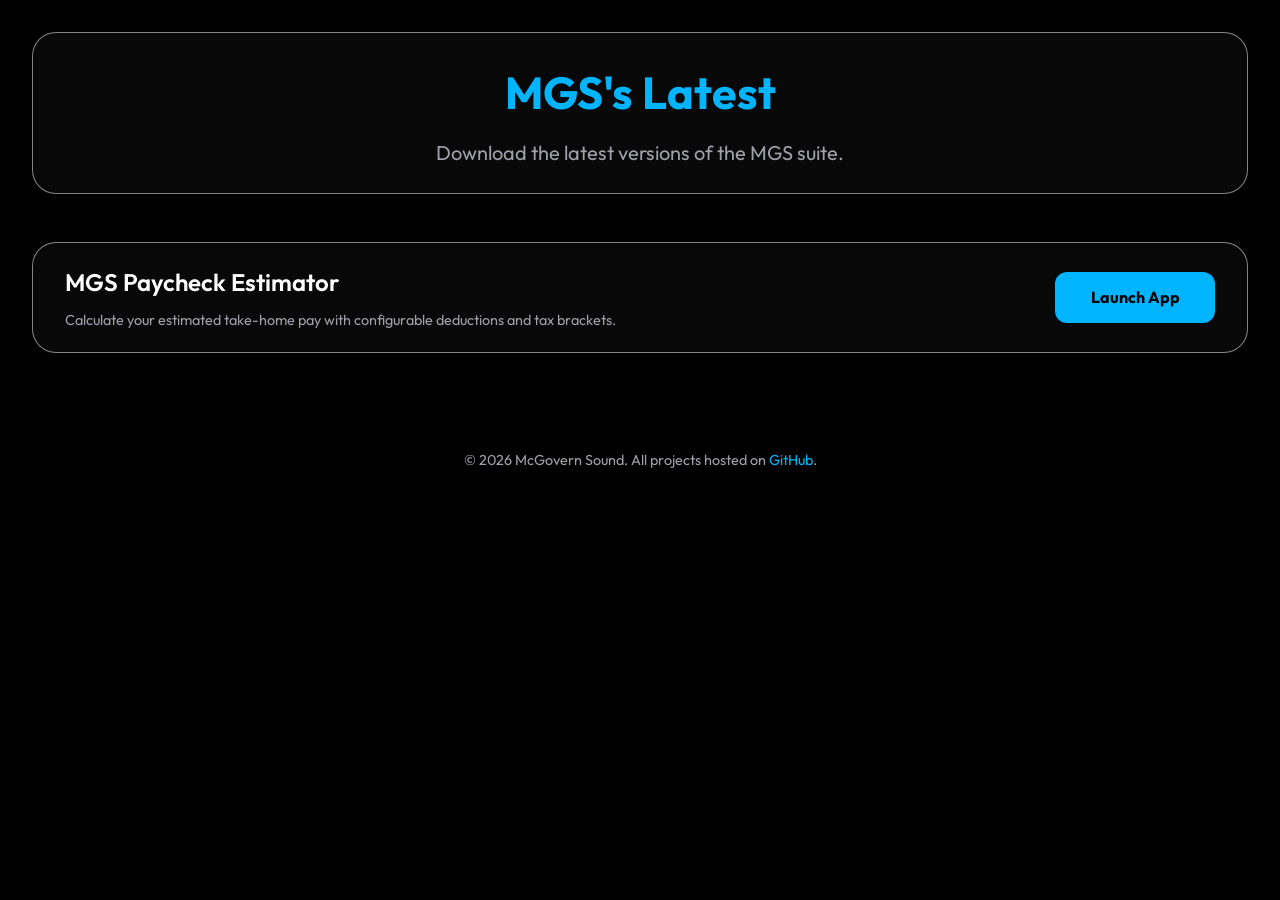
<file: index.html>
<!DOCTYPE html>
<html lang="en">

<head>
    <meta charset="UTF-8">
    <meta name="viewport" content="width=device-width, initial-scale=1.0">
    <title>McGovern Sound | Project Downloads</title>
    <link rel="preconnect" href="https://fonts.googleapis.com">
    <link rel="preconnect" href="https://fonts.gstatic.com" crossorigin>
    <link href="https://fonts.googleapis.com/css2?family=Outfit:wght@300;400;600;700&display=swap" rel="stylesheet">
    <link rel="stylesheet" href="style.css?v=1.1.13">
</head>

<body>


    <header>
        <div class="container">
            <div class="glass hero">
                <h1 id="site-title">McGovern Sound's Projects</h1>
                <p id="site-subtitle">Download the latest versions of my software projects.</p>
            </div>
        </div>
    </header>

    <main class="container">
        <div id="projects-grid" class="projects-grid">
            <!-- Loading State -->
            <div class="loading-state">
                <div class="spinner"></div>
                <p>Fetching latest projects...</p>
            </div>
        </div>
    </main>

    <footer>
        <div class="container">
            <p>&copy; 2026 McGovern Sound. All projects hosted on <a href="https://github.com/devinmcgovern"
                    target="_blank">GitHub</a>.</p>
        </div>
    </footer>

    <script type="module" src="app.js?v=1.1.13"> </script>
</body>

</html>
</file>
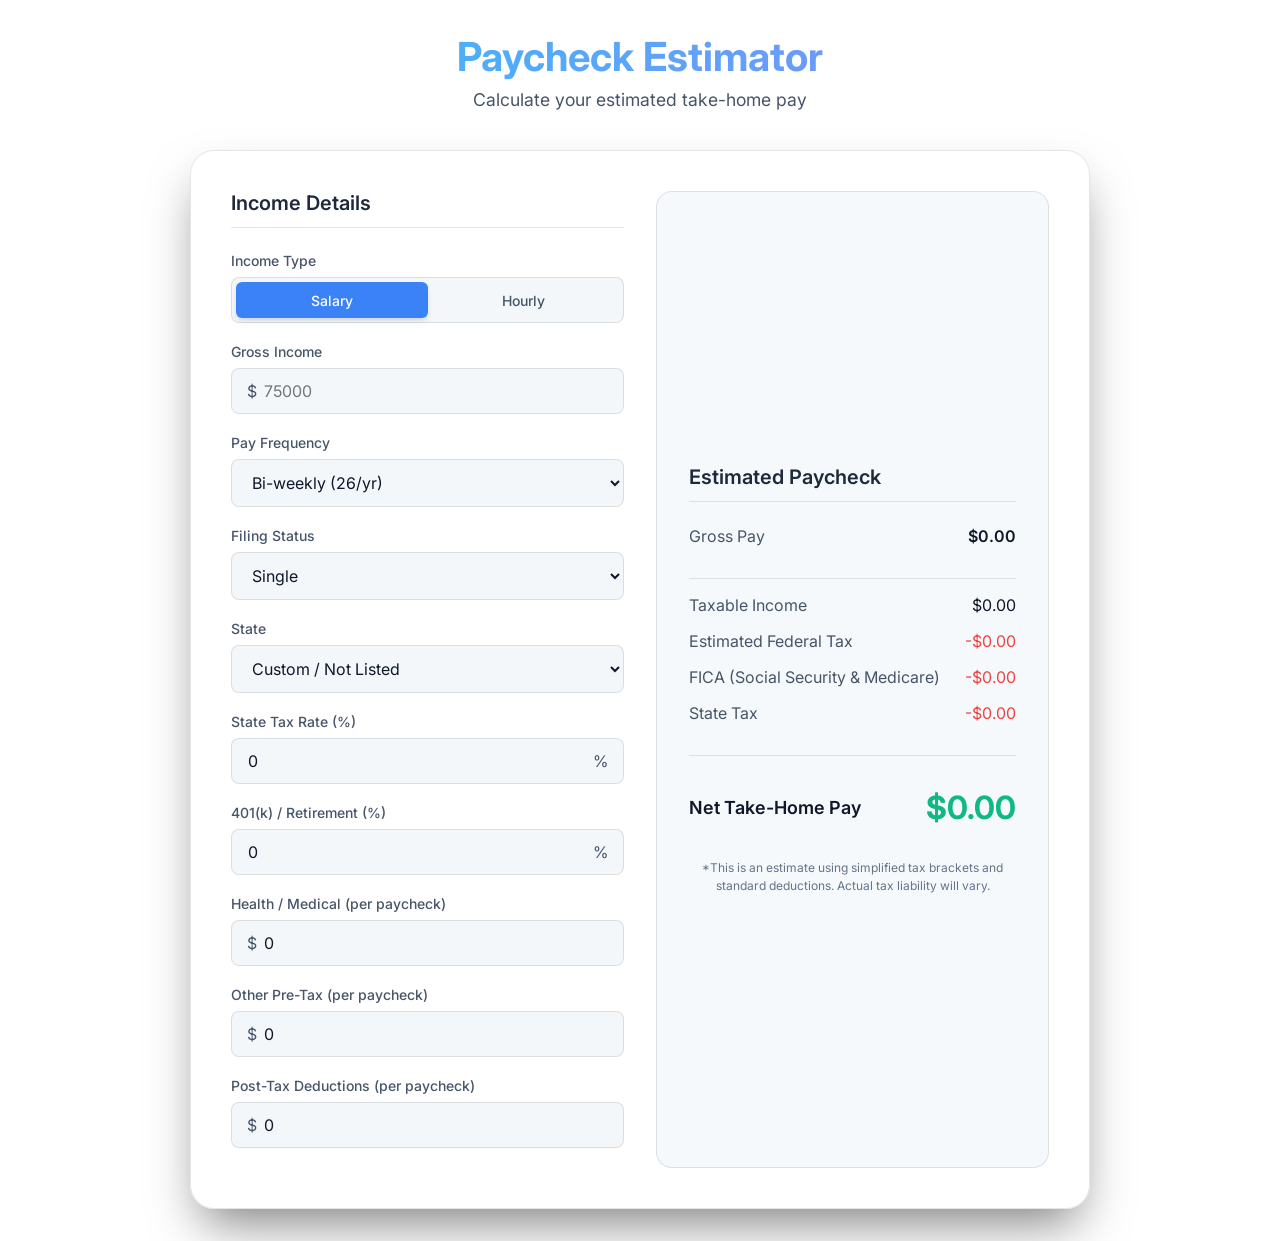
<file: paycheck-calculator/index.html>
<!DOCTYPE html>
<html lang="en">
<head>
    <meta charset="UTF-8">
    <meta name="viewport" content="width=device-width, initial-scale=1.0">
    <title>Paycheck Estimator</title>
    <link rel="stylesheet" href="styles.css">
    <link href="https://fonts.googleapis.com/css2?family=Inter:wght@300;400;500;600;700&display=swap" rel="stylesheet">
</head>
<body>

    <main class="container">
        <header>
            <h1>Paycheck Estimator</h1>
            <p>Calculate your estimated take-home pay</p>
        </header>

        <section class="calculator">
            <div class="input-panel">
                <h2>Income Details</h2>
                
                <div class="form-group toggle-group">
                    <label>Income Type</label>
                    <div class="toggle-container">
                        <input type="radio" id="salary" name="incomeType" value="salary" checked>
                        <label for="salary" class="toggle-btn">Salary</label>
                        <input type="radio" id="hourly" name="incomeType" value="hourly">
                        <label for="hourly" class="toggle-btn">Hourly</label>
                    </div>
                </div>

                <div class="form-group">
                    <label for="incomeAmount">Gross Income</label>
                    <div class="input-prefix">
                        <span>$</span>
                        <input type="number" id="incomeAmount" placeholder="75000" min="0" step="any">
                    </div>
                </div>

                <div class="form-group" id="hoursGroup" style="display: none;">
                    <label for="hoursPerWeek">Hours per Week</label>
                    <input type="number" id="hoursPerWeek" placeholder="40" value="40" min="1" max="168" step="0.5">
                </div>

                <div class="form-group" id="otGroup" style="display: none;">
                    <label for="otHours">Overtime Hours (per week)</label>
                    <input type="number" id="otHours" placeholder="0" value="0" min="0" max="168" step="0.5">
                </div>

                <div class="form-group">
                    <label for="payFrequency">Pay Frequency</label>
                    <select id="payFrequency">
                        <option value="weekly">Weekly (52/yr)</option>
                        <option value="biweekly" selected>Bi-weekly (26/yr)</option>
                        <option value="semimonthly">Semi-monthly (24/yr)</option>
                        <option value="monthly">Monthly (12/yr)</option>
                        <option value="annually">Annually (1/yr)</option>
                    </select>
                </div>

                <div class="form-group">
                    <label for="filingStatus">Filing Status</label>
                    <select id="filingStatus">
                        <option value="single" selected>Single</option>
                        <option value="married">Married Filing Jointly</option>
                        <option value="hoh">Head of Household</option>
                    </select>
                </div>
                
                <div class="form-group">
                    <label for="stateSelect">State</label>
                    <select id="stateSelect">
                        <option value="">Custom / Not Listed</option>
                        <option value="AL">Alabama</option>
                        <option value="AK">Alaska</option>
                        <option value="AZ">Arizona</option>
                        <option value="AR">Arkansas</option>
                        <option value="CA">California</option>
                        <option value="CO">Colorado</option>
                        <option value="CT">Connecticut</option>
                        <option value="DE">Delaware</option>
                        <option value="FL">Florida</option>
                        <option value="GA">Georgia</option>
                        <option value="HI">Hawaii</option>
                        <option value="ID">Idaho</option>
                        <option value="IL">Illinois</option>
                        <option value="IN">Indiana</option>
                        <option value="IA">Iowa</option>
                        <option value="KS">Kansas</option>
                        <option value="KY">Kentucky</option>
                        <option value="LA">Louisiana</option>
                        <option value="ME">Maine</option>
                        <option value="MD">Maryland</option>
                        <option value="MA">Massachusetts</option>
                        <option value="MI">Michigan</option>
                        <option value="MN">Minnesota</option>
                        <option value="MS">Mississippi</option>
                        <option value="MO">Missouri</option>
                        <option value="MT">Montana</option>
                        <option value="NE">Nebraska</option>
                        <option value="NV">Nevada</option>
                        <option value="NH">New Hampshire</option>
                        <option value="NJ">New Jersey</option>
                        <option value="NM">New Mexico</option>
                        <option value="NY">New York</option>
                        <option value="NC">North Carolina</option>
                        <option value="ND">North Dakota</option>
                        <option value="OH">Ohio</option>
                        <option value="OK">Oklahoma</option>
                        <option value="OR">Oregon</option>
                        <option value="PA">Pennsylvania</option>
                        <option value="RI">Rhode Island</option>
                        <option value="SC">South Carolina</option>
                        <option value="SD">South Dakota</option>
                        <option value="TN">Tennessee</option>
                        <option value="TX">Texas</option>
                        <option value="UT">Utah</option>
                        <option value="VT">Vermont</option>
                        <option value="VA">Virginia</option>
                        <option value="WA">Washington</option>
                        <option value="WV">West Virginia</option>
                        <option value="WI">Wisconsin</option>
                        <option value="WY">Wyoming</option>
                    </select>
                    <p id="stateTaxWarning" style="display: none; font-size: 0.75rem; color: var(--text-muted); margin-top: 0.5rem; line-height: 1.4;">
                        *This rate is a simplified estimate. Please verify the accuracy of this percentage for your specific filing status and income bracket, and adjust the field below as needed.
                    </p>
                </div>
                
                <div class="form-group">
                    <label for="stateTax">State Tax Rate (%)</label>
                    <div class="input-suffix">
                        <input type="number" id="stateTax" placeholder="5.0" value="0" min="0" max="100" step="0.1">
                        <span>%</span>
                    </div>
                </div>

                <div class="form-group">
                    <label for="retire401k">401(k) / Retirement (%)</label>
                    <div class="input-suffix">
                        <input type="number" id="retire401k" placeholder="0" value="0" min="0" max="100" step="0.1">
                        <span>%</span>
                    </div>
                </div>

                <div class="form-group">
                    <label for="medicalIns">Health / Medical (per paycheck)</label>
                    <div class="input-prefix">
                        <span>$</span>
                        <input type="number" id="medicalIns" placeholder="0" value="0" min="0" step="any">
                    </div>
                </div>

                <div class="form-group">
                    <label for="otherPreTax">Other Pre-Tax (per paycheck)</label>
                    <div class="input-prefix">
                        <span>$</span>
                        <input type="number" id="otherPreTax" placeholder="0" value="0" min="0" step="any">
                    </div>
                </div>

                <div class="form-group">
                    <label for="postTax">Post-Tax Deductions (per paycheck)</label>
                    <div class="input-prefix">
                        <span>$</span>
                        <input type="number" id="postTax" placeholder="0" value="0" min="0" step="any">
                    </div>
                </div>
            </div>

            <div class="output-panel">
                <h2>Estimated Paycheck</h2>
                
                <div class="result-row total">
                    <span>Gross Pay</span>
                    <span id="outGross">$0.00</span>
                </div>
                
                <div class="result-row deduction-row" id="row401k" style="display: none;">
                    <span>401(k) / Retirement</span>
                    <span id="out401k">-$0.00</span>
                </div>
                
                <div class="result-row deduction-row" id="rowMedical" style="display: none;">
                    <span>Health / Medical</span>
                    <span id="outMedical">-$0.00</span>
                </div>

                <div class="result-row deduction-row" id="rowOtherPreTax" style="display: none;">
                    <span>Other Pre-Tax</span>
                    <span id="outOtherPreTax">-$0.00</span>
                </div>

                <div class="divider"></div>
                
                <div class="result-row">
                    <span>Taxable Income</span>
                    <span id="outTaxable">$0.00</span>
                </div>

                <div class="result-row tax">
                    <span>Estimated Federal Tax</span>
                    <span id="outFederal">-$0.00</span>
                </div>

                <div class="result-row tax">
                    <span>FICA (Social Security & Medicare)</span>
                    <span id="outFICA">-$0.00</span>
                </div>

                <div class="result-row tax">
                    <span>State Tax</span>
                    <span id="outState">-$0.00</span>
                </div>

                <div class="result-row tax" id="rowPostTax" style="display: none;">
                    <span>Post-Tax Deductions</span>
                    <span id="outPostTax">-$0.00</span>
                </div>

                <div class="divider"></div>

                <div class="result-row net">
                    <span>Net Take-Home Pay</span>
                    <span id="outNet">$0.00</span>
                </div>
                
                <p class="disclaimer">
                    *This is an estimate using simplified tax brackets and standard deductions. Actual tax liability will vary.
                </p>
            </div>
        </section>
    </main>
    <script src="script.js"></script>
</body>
</html>
</file>
<file: style.css>
:root {
    --primary-color: #00b4ff;
    --secondary-color: #7000ff;
    --bg-dark: #000000;
    --text-main: #ffffff;
    --text-muted: #a0a0ab;
    --glass-bg: rgba(255, 255, 255, 0.03);
    --glass-border: rgba(255, 255, 255, 0.5);
    --glass-blur: blur(12px);
    --transition: all 0.3s cubic-bezier(0.4, 0, 0.2, 1);
}

* {
    margin: 0;
    padding: 0;
    box-sizing: border-box;
}

body {
    font-family: 'Outfit', sans-serif;
    background-color: var(--bg-dark);
    color: var(--text-main);
    line-height: 1.6;
    overflow-x: hidden;
    min-height: 100vh;
}

.container {
    max-width: 1300px;
    margin: 0 auto;
    padding: 0 2rem;
}



/* Glassmorphism Utility */
.glass {
    background: var(--glass-bg);
    backdrop-filter: var(--glass-blur);
    -webkit-backdrop-filter: var(--glass-blur);
    border: 1px solid var(--glass-border);
    border-radius: 24px;
}

/* Header */
header {
    padding: 2rem 0 1rem;
    text-align: center;
}

.hero {
    padding: 1.5rem 2rem;
    margin-bottom: 1rem;
}

#site-title {
    font-size: 2.8rem;
    font-weight: 700;
    margin-bottom: 0.5rem;
    color: var(--primary-color) !important;
    background: none !important;
    -webkit-background-clip: initial !important;
    background-clip: initial !important;
    -webkit-text-fill-color: initial !important;
}

#site-subtitle {
    font-size: 1.25rem;
    color: var(--text-muted);
}

/* Projects Grid */
.projects-grid {
    display: grid;
    grid-template-columns: 1fr;
    gap: 1rem;
    padding: 1rem 0 2rem;
}

.project-card {
    padding: 1.25rem 2rem;
    display: flex;
    flex-direction: column;
    align-items: stretch;
    gap: 1rem;
    transition: var(--transition);
}

.project-main-content {
    display: flex;
    flex-direction: row;
    align-items: center;
    justify-content: space-between;
    gap: 2rem;
}

.project-card:hover {
    transform: translateX(8px);
    background: rgba(255, 255, 255, 0.06);
    border-color: rgba(255, 255, 255, 0.8);
}

.project-header {
    flex: 2;
    margin-bottom: 0;
}

.project-title {
    font-size: 1.5rem;
    font-weight: 600;
    margin-bottom: 0.5rem;
    color: #fff;
}

.project-description {
    color: var(--text-muted);
    font-size: 0.9rem;
    margin-top: 0.25rem;
    overflow: hidden;
    display: -webkit-box;
    -webkit-line-clamp: 2;
    -webkit-box-orient: vertical;
}

.project-meta {
    display: flex;
    flex-direction: row;
    flex: 1.5;
    gap: 2rem;
    margin-top: 0;
    font-size: 0.9rem;
}

.meta-item {
    display: flex;
    flex-direction: column;
    gap: 0.2rem;
}

.meta-label {
    color: var(--text-muted);
    font-size: 0.75rem;
    text-transform: uppercase;
    letter-spacing: 0.05em;
    font-weight: 600;
}

.meta-value {
    color: #fff;
    font-weight: 600;
}

.download-action-group {
    display: flex;
    flex-direction: column;
    align-items: flex-end;
    gap: 0.4rem;
    min-width: 200px;
}

.btn-download {
    display: inline-block;
    padding: 0.8rem 1.5rem;
    background: var(--primary-color);
    color: #000;
    text-align: center;
    text-decoration: none;
    font-weight: 700;
    border-radius: 12px;
    margin-top: 0;
    min-width: 160px;
    transition: var(--transition);
}

.btn-download:hover {
    background: #fff;
    transform: scale(1.02);
}

.other-downloads {
    font-size: 0.75rem;
    color: var(--text-muted);
    display: flex;
    align-items: center;
    gap: 0.4rem;
    flex-wrap: wrap;
    justify-content: flex-end;
}

.other-downloads span.sep {
    opacity: 0.4;
}

.other-downloads a {
    color: var(--primary-color);
    text-decoration: none;
    transition: var(--transition);
}

.other-downloads a:hover {
    color: #fff;
    text-decoration: underline;
}

/* Release Notes Dropdown */
.release-notes-dropdown {
    width: 100%;
    margin-top: 0.5rem;
    border-top: 1px solid rgba(255, 255, 255, 0.1);
    padding-top: 1rem;
}

.release-notes-summary {
    cursor: pointer;
    color: var(--primary-color);
    font-size: 0.85rem;
    font-weight: 600;
    text-transform: uppercase;
    letter-spacing: 0.05em;
    list-style: none;
    display: flex;
    align-items: center;
    gap: 0.5rem;
}

.release-notes-summary::-webkit-details-marker {
    display: none;
}

.release-notes-summary::before {
    content: '▶';
    font-size: 0.7rem;
    transition: transform 0.2s ease;
}

.release-notes-dropdown[open] .release-notes-summary::before {
    transform: rotate(90deg);
}

.release-notes-content {
    margin-top: 0.75rem;
    padding: 1rem;
    background: rgba(255, 255, 255, 0.02);
    border-radius: 12px;
    font-size: 0.9rem;
    color: var(--text-muted);
    line-height: 1.5;
    max-height: 250px;
    overflow-y: auto;
    white-space: pre-wrap;
    /* Preserve spacing for release notes */
}

.release-notes-content::-webkit-scrollbar {
    width: 6px;
}

.release-notes-content::-webkit-scrollbar-track {
    background: transparent;
}

.release-notes-content::-webkit-scrollbar-thumb {
    background: rgba(255, 255, 255, 0.1);
    border-radius: 10px;
}

/* Loading & Error */
.loading-state,
.error-state {
    grid-column: 1 / -1;
    text-align: center;
    padding: 4rem;
}

.spinner {
    width: 40px;
    height: 40px;
    border: 4px solid var(--glass-border);
    border-top: 4px solid var(--primary-color);
    border-radius: 50%;
    margin: 0 auto 1.5rem;
    animation: spin 1s linear infinite;
}

@keyframes spin {
    to {
        transform: rotate(360deg);
    }
}

/* Footer */
footer {
    padding: 4rem 0;
    text-align: center;
    color: var(--text-muted);
    font-size: 0.9rem;
}

footer a {
    color: var(--primary-color);
    text-decoration: none;
}

/* Responsive */
@media (max-width: 768px) {
    h1 {
        font-size: 2.5rem;
    }

    .hero {
        padding: 2rem;
    }
}
</file>
<file: paycheck-calculator/styles.css>
:root {
    --bg-color: #000000;
    --text-primary: #f8fafc;
    --text-muted: #94a3b8;
    --glass-bg: rgba(30, 41, 59, 0.7);
    --glass-border: rgba(255, 255, 255, 0.1);
    --input-bg: rgba(15, 23, 42, 0.6);
    --panel-bg: rgba(30, 41, 59, 0.4);
    --heading-color: #e2e8f0;
    --accent-color: #3b82f6;
    --accent-hover: #2563eb;
    --success-color: #10b981;
    --warning-color: #ef4444;
}

@media (prefers-color-scheme: light) {
    :root {
        --bg-color: #ffffff;
        --text-primary: #0f172a;
        --text-muted: #475569;
        --glass-bg: rgba(255, 255, 255, 0.7);
        --glass-border: rgba(0, 0, 0, 0.1);
        --input-bg: rgba(241, 245, 249, 0.8);
        --panel-bg: rgba(241, 245, 249, 0.6);
        --heading-color: #1e293b;
    }
}

* {
    box-sizing: border-box;
    margin: 0;
    padding: 0;
}

body {
    font-family: 'Inter', sans-serif;
    background-color: var(--bg-color);
    color: var(--text-primary);
    min-height: 100vh;
    display: flex;
    justify-content: center;
    align-items: center;
    padding: 2rem;
    position: relative;
    overflow-x: hidden;
}



.container {
    width: 100%;
    max-width: 900px;
    z-index: 1;
}

header {
    text-align: center;
    margin-bottom: 2.5rem;
}

header h1 {
    font-size: 2.5rem;
    font-weight: 700;
    margin-bottom: 0.5rem;
    background: linear-gradient(to right, #38bdf8, #818cf8);
    -webkit-background-clip: text;
    -webkit-text-fill-color: transparent;
}

header p {
    color: var(--text-muted);
    font-size: 1.1rem;
}

.calculator {
    display: grid;
    grid-template-columns: 1fr 1fr;
    gap: 2rem;
    background: var(--glass-bg);
    backdrop-filter: blur(16px);
    -webkit-backdrop-filter: blur(16px);
    border: 1px solid var(--glass-border);
    border-radius: 24px;
    padding: 2.5rem;
    box-shadow: 0 25px 50px -12px rgba(0, 0, 0, 0.5);
}

@media (max-width: 768px) {
    .calculator {
        grid-template-columns: 1fr;
        padding: 1.5rem;
    }
}

h2 {
    font-size: 1.25rem;
    font-weight: 600;
    margin-bottom: 1.5rem;
    color: var(--heading-color);
    border-bottom: 1px solid var(--glass-border);
    padding-bottom: 0.75rem;
}

.form-group {
    margin-bottom: 1.25rem;
}

label {
    display: block;
    font-size: 0.875rem;
    font-weight: 500;
    color: var(--text-muted);
    margin-bottom: 0.5rem;
}

input, select {
    width: 100%;
    padding: 0.75rem 1rem;
    background: var(--input-bg);
    border: 1px solid var(--glass-border);
    border-radius: 8px;
    color: var(--text-primary);
    font-family: inherit;
    font-size: 1rem;
    transition: all 0.2s ease;
}

input:focus, select:focus {
    outline: none;
    border-color: var(--accent-color);
    box-shadow: 0 0 0 2px rgba(59, 130, 246, 0.3);
}

.input-prefix, .input-suffix {
    position: relative;
    display: flex;
    align-items: center;
}

.input-prefix span {
    position: absolute;
    left: 1rem;
    color: var(--text-muted);
}

.input-prefix input {
    padding-left: 2rem;
}

.input-suffix span {
    position: absolute;
    right: 1rem;
    color: var(--text-muted);
}

.input-suffix input {
    padding-right: 2.5rem;
}

/* Toggle buttons */
.toggle-group {
    display: flex;
    flex-direction: column;
}

.toggle-container {
    display: flex;
    background: var(--input-bg);
    border-radius: 8px;
    padding: 0.25rem;
    border: 1px solid var(--glass-border);
}

.toggle-container input[type="radio"] {
    display: none;
}

.toggle-btn {
    flex: 1;
    text-align: center;
    padding: 0.6rem;
    cursor: pointer;
    border-radius: 6px;
    font-weight: 500;
    transition: all 0.2s;
    margin-bottom: 0;
    color: var(--text-muted);
}

.toggle-container input[type="radio"]:checked + .toggle-btn {
    background: var(--accent-color);
    color: white;
    box-shadow: 0 4px 6px -1px rgba(0, 0, 0, 0.1), 0 2px 4px -1px rgba(0, 0, 0, 0.06);
}

/* Output Panel */
.output-panel {
    background: var(--panel-bg);
    border-radius: 16px;
    padding: 2rem;
    display: flex;
    flex-direction: column;
    justify-content: center;
    border: 1px solid var(--glass-border);
}

.result-row {
    display: flex;
    justify-content: space-between;
    align-items: center;
    margin-bottom: 1rem;
    font-size: 1rem;
}

.result-row span:first-child {
    color: var(--text-muted);
}

.result-row.total span:last-child {
    font-weight: 600;
    color: var(--text-primary);
}

.result-row.tax span:last-child {
    color: var(--warning-color);
}

.result-row.deduction-row span:last-child {
    color: var(--warning-color);
}

.result-row.net {
    margin-top: 1rem;
    margin-bottom: 0;
}

.result-row.net span:first-child {
    font-size: 1.125rem;
    font-weight: 600;
    color: var(--text-primary);
}

.result-row.net span:last-child {
    font-size: 2rem;
    font-weight: 700;
    color: var(--success-color);
}

.divider {
    height: 1px;
    background: var(--glass-border);
    margin: 1rem 0;
}

.disclaimer {
    margin-top: 2rem;
    font-size: 0.75rem;
    color: #64748b;
    text-align: center;
    line-height: 1.5;
}
</file>
